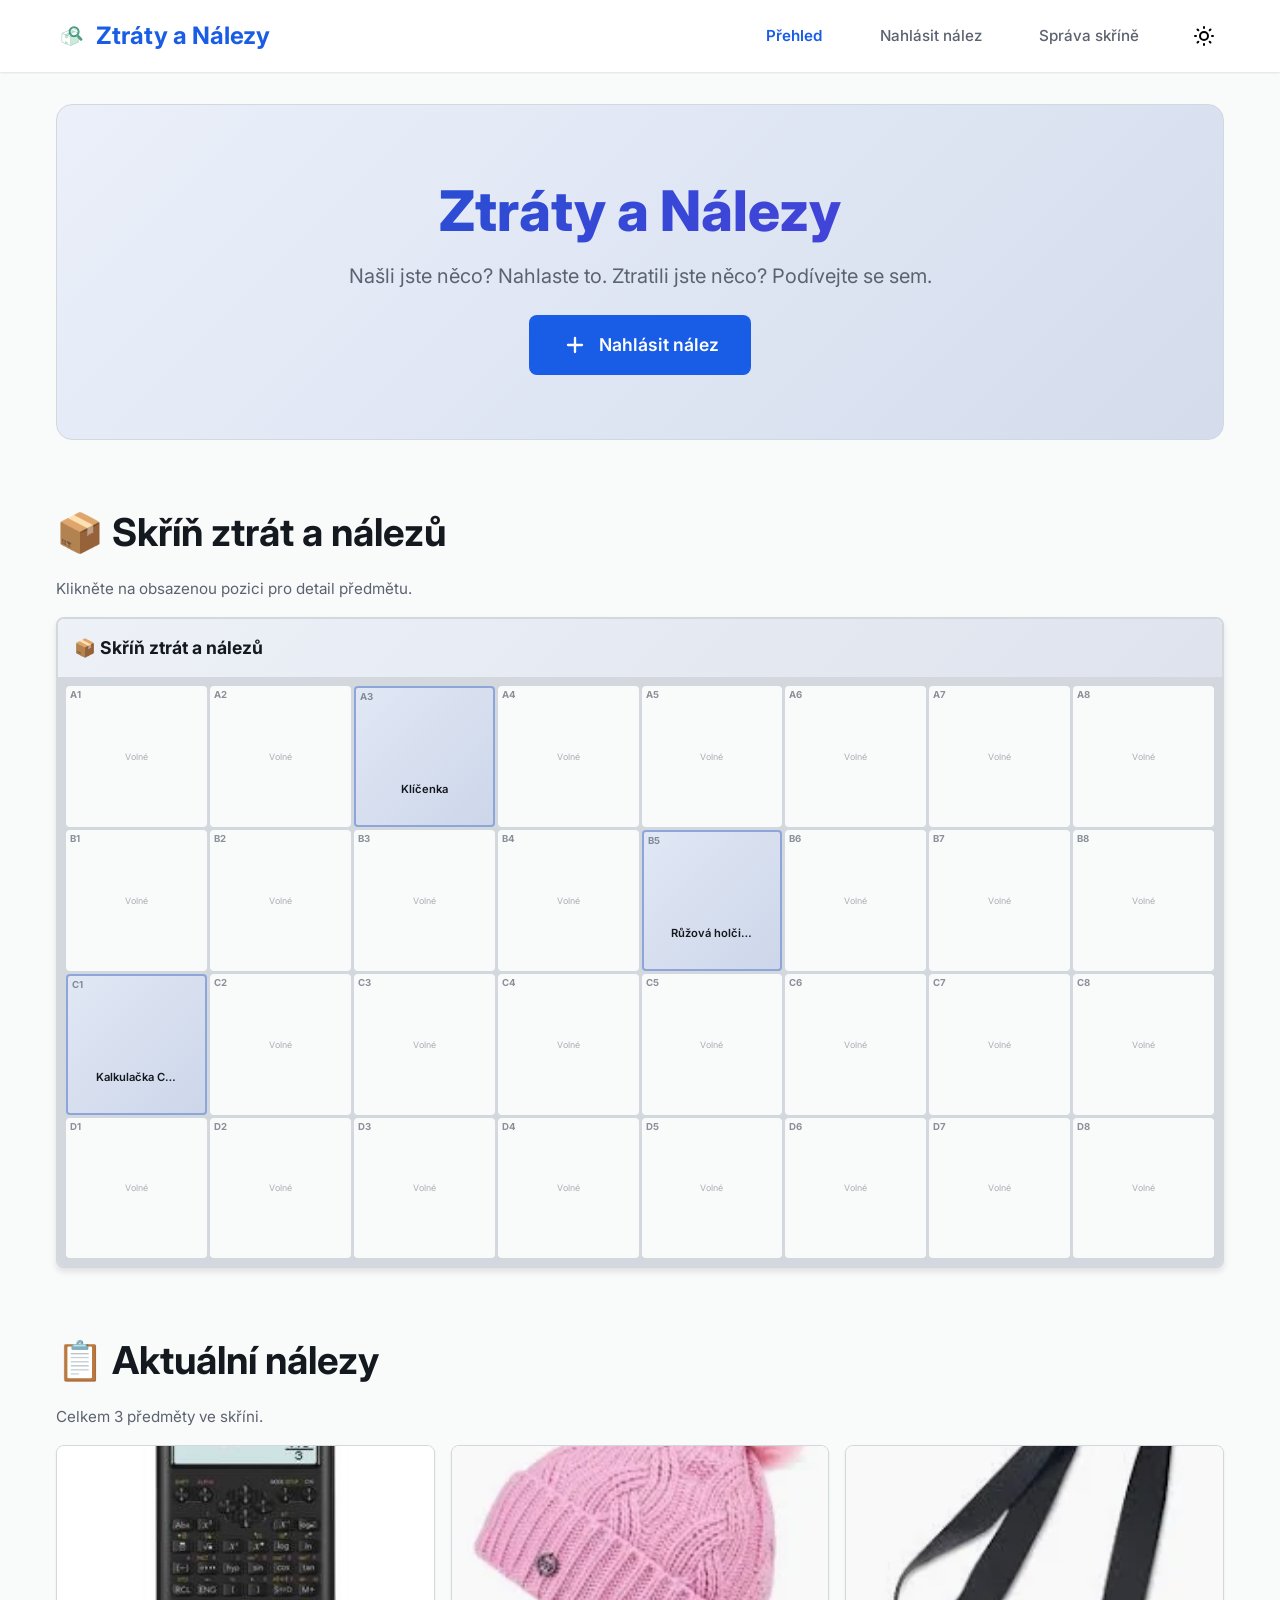
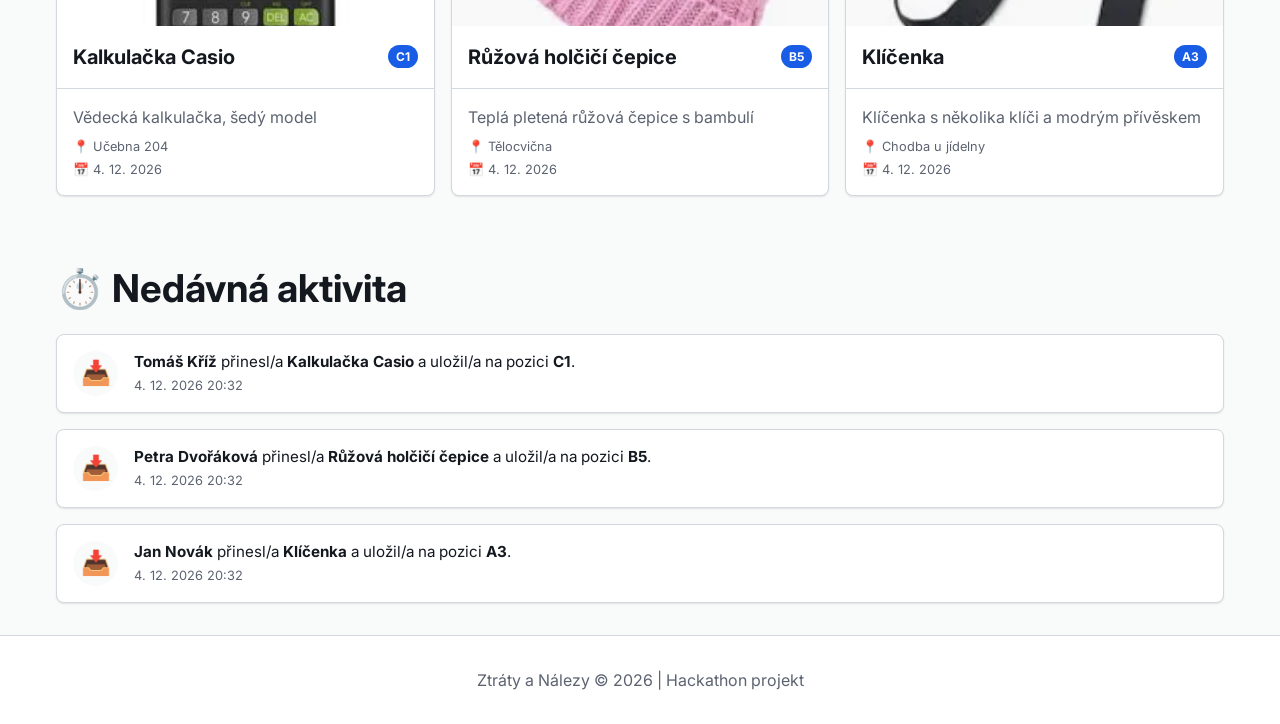
<file: index.html>
<!DOCTYPE html>
<html lang="cs" data-theme="light">

<head>
    <meta charset="UTF-8">
    <meta name="viewport" content="width=device-width, initial-scale=1.0">
    <meta name="description" content="Ztráty a nálezy – školní aplikace pro správu nalezených předmětů">
    <meta name="theme-color" content="#ffffff">
    <title>Přehled - Ztráty a Nálezy</title>
    <link rel="preconnect" href="https://fonts.googleapis.com">
    <link rel="preconnect" href="https://fonts.gstatic.com" crossorigin>
    <link href="https://fonts.googleapis.com/css2?family=Inter:wght@400;500;600;700;800&display=swap" rel="stylesheet">
    <link rel="stylesheet" href="stylesheets/common.css">
    <link rel="stylesheet" href="stylesheets/cabinet.css">
    <link rel="stylesheet" href="stylesheets/views.css">
    <link rel="icon" type="image/png" href="assets/logo.png?v=2">
</head>

<body>
    <nav class="navbar">
        <div class="navbar__container">
            <a href="index.html" class="navbar__brand">
                <img src="assets/logo.png" alt="Logo" class="navbar__logo">
                Ztráty a Nálezy
            </a>
            <ul class="navbar__menu" id="nav-menu">
                <li class="navbar__item">
                    <a href="index.html" class="navbar__link navbar__link--active">Přehled</a>
                </li>
                <li class="navbar__item">
                    <a href="add.html" class="navbar__link">Nahlásit nález</a>
                </li>
                <li class="navbar__item">
                    <a href="admin.html" class="navbar__link">Správa skříně</a>
                </li>
                <li class="navbar__item">
                    <button class="navbar__theme-toggle" id="theme-toggle" aria-label="Přepnout motiv">
                        <img src="assets/dark-mode.svg" alt="" class="navbar__theme-icon">
                    </button>
                </li>
            </ul>
            <button class="navbar__hamburger" id="hamburger-toggle" aria-label="Otevřít menu">
                <span></span>
                <span></span>
                <span></span>
            </button>
        </div>
    </nav>

    <main class="main-content">
        <section class="section hero-section">
            <div class="hero">
                <h1 class="hero__title">Ztráty a Nálezy</h1>
                <p class="hero__subtitle">Našli jste něco? Nahlaste to. Ztratili jste něco? Podívejte se sem.</p>
                <div class="hero__actions">
                    <a href="add.html" class="button button--primary button--large">
                        <img src="./assets/plus.svg" alt="+" class="button__icon"> Nahlásit nález
                    </a>
                </div>
            </div>
        </section>

        <section class="section">
            <h2 class="section__title">📦 Skříň ztrát a nálezů</h2>
            <p class="section__description">Klikněte na obsazenou pozici pro detail předmětu.</p>
            <div id="cabinet-container">
                <!-- Skříň bude generována přes JavaScript -->
            </div>
        </section>

        <section class="section">
            <h2 class="section__title">📋 Aktuální nálezy</h2>
            <p class="section__description" id="items-count-container">Načítání...</p>
            <div id="items-cards-container">
                <!-- Nálezy zde budou doplněny z JS -->
            </div>
        </section>

        <section class="section">
            <h2 class="section__title">⏱️ Nedávná aktivita</h2>
            <div class="activity-log" id="activity-log-container">
                <!-- Aktivita se načte pomocí JS -->
            </div>
        </section>
    </main>

    <footer class="footer">
        <div class="footer__content">
            <p class="footer__text">Ztráty a Nálezy &copy; 2026 | Hackathon projekt</p>
        </div>
    </footer>

    <script src="scripts/data-service.js"></script>
    <script src="scripts/cabinet.js"></script>
    <script src="scripts/dark-mode.js"></script>
    <script src="scripts/main.js"></script>
    <script src="scripts/page-index.js"></script>
</body>

</html>
</file>
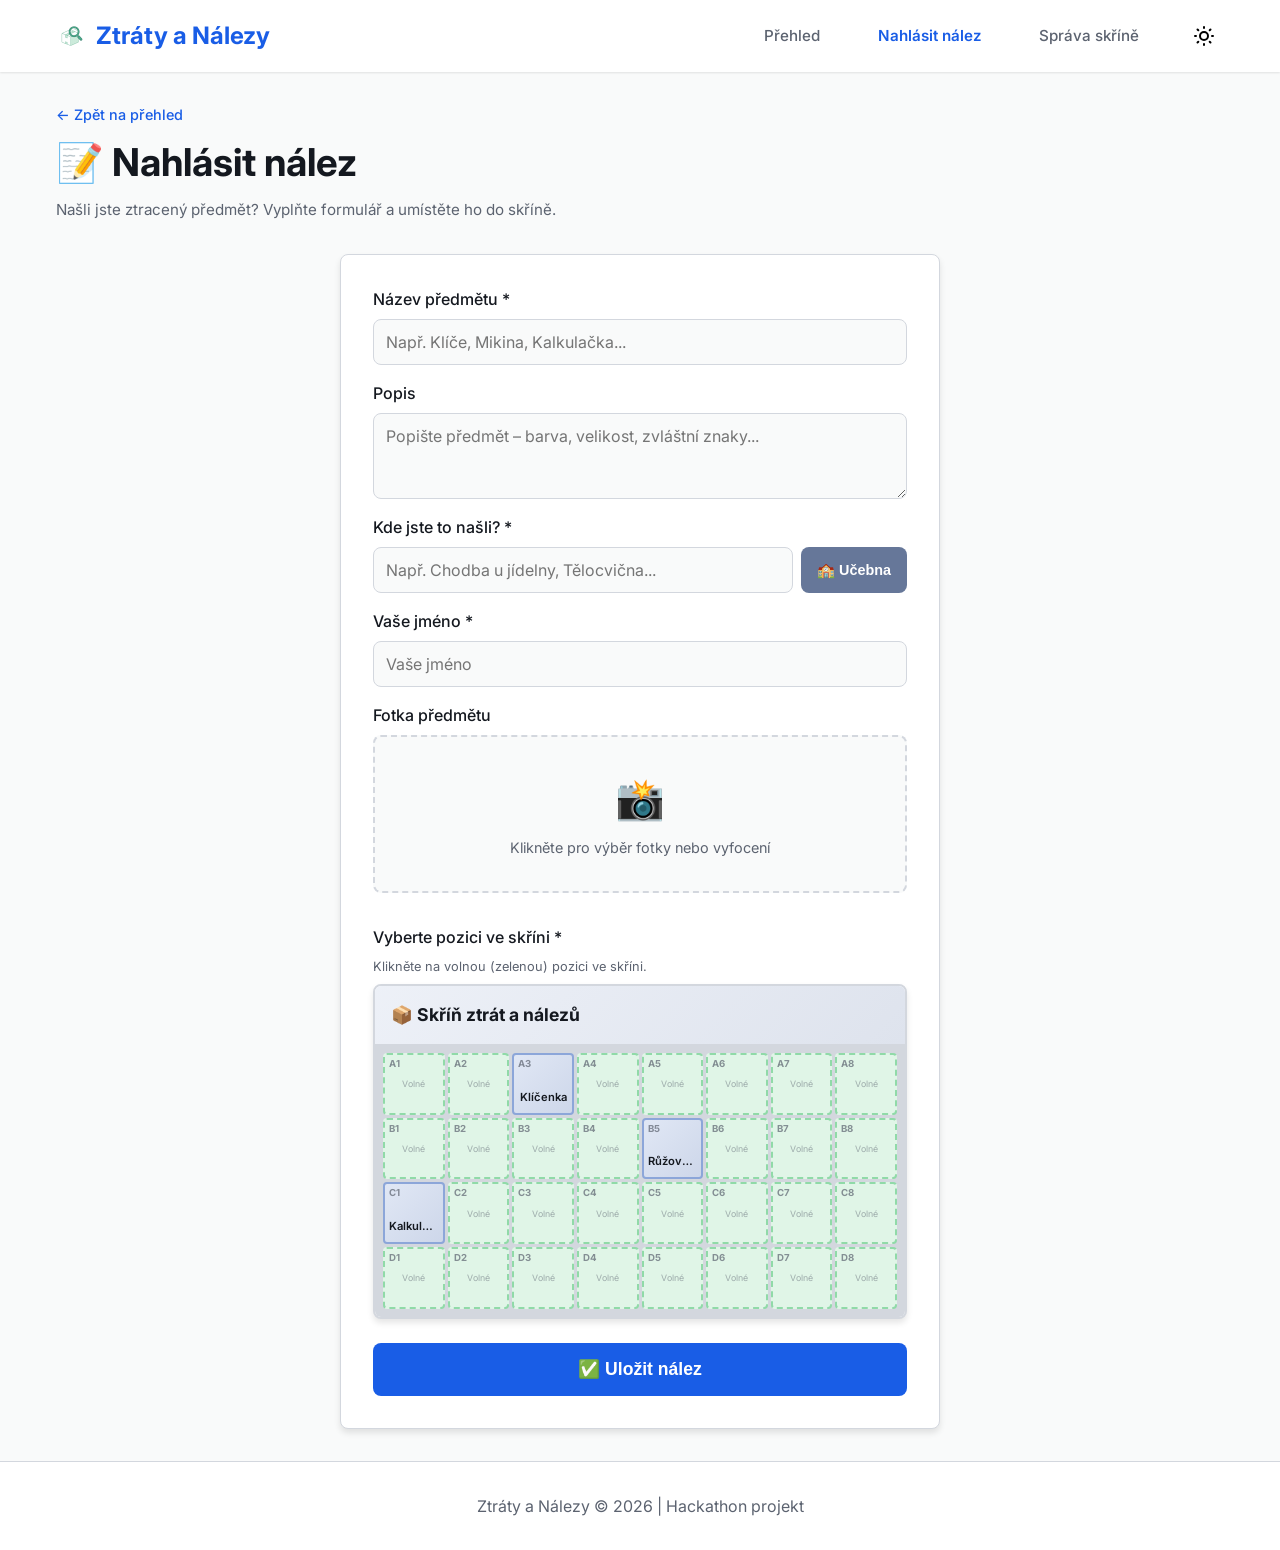
<file: add.html>
<!DOCTYPE html>
<html lang="cs" data-theme="light">

<head>
    <meta charset="UTF-8">
    <meta name="viewport" content="width=device-width, initial-scale=1.0">
    <meta name="description" content="Ztráty a nálezy – školní aplikace pro správu nalezených předmětů">
    <meta name="theme-color" content="#ffffff">
    <title>Nahlásit - Ztráty a Nálezy</title>
    <link rel="preconnect" href="https://fonts.googleapis.com">
    <link rel="preconnect" href="https://fonts.gstatic.com" crossorigin>
    <link href="https://fonts.googleapis.com/css2?family=Inter:wght@400;500;600;700;800&display=swap" rel="stylesheet">
    <link rel="stylesheet" href="stylesheets/common.css">
    <link rel="stylesheet" href="stylesheets/cabinet.css">
    <link rel="stylesheet" href="stylesheets/views.css">
    <link rel="icon" type="image/png" href="assets/logo.png?v=2">
</head>

<body>
    <nav class="navbar">
        <div class="navbar__container">
            <a href="index.html" class="navbar__brand">
                <img src="assets/logo.png" alt="Logo" class="navbar__logo">
                Ztráty a Nálezy
            </a>
            <ul class="navbar__menu" id="nav-menu">
                <li class="navbar__item">
                    <a href="index.html" class="navbar__link">Přehled</a>
                </li>
                <li class="navbar__item">
                    <a href="add.html" class="navbar__link navbar__link--active">Nahlásit nález</a>
                </li>
                <li class="navbar__item">
                    <a href="admin.html" class="navbar__link">Správa skříně</a>
                </li>
                <li class="navbar__item">
                    <button class="navbar__theme-toggle" id="theme-toggle" aria-label="Přepnout motiv">
                        <img src="assets/dark-mode.svg" alt="" class="navbar__theme-icon">
                    </button>
                </li>
            </ul>
            <button class="navbar__hamburger" id="hamburger-toggle" aria-label="Otevřít menu">
                <span></span>
                <span></span>
                <span></span>
            </button>
        </div>
    </nav>

    <main class="main-content">
        <div id="add-form-container">
            <section class="section">
                <div class="page-header">
                    <a href="index.html" class="back-link">← Zpět na přehled</a>
                    <h1 class="section__title">📝 Nahlásit nález</h1>
                    <p class="section__description">Našli jste ztracený předmět? Vyplňte formulář a umístěte ho do
                        skříně.</p>
                </div>

                <form class="form" id="add-item-form">
                    <div class="form__group">
                        <label class="form__label" for="item-name">Název předmětu *</label>
                        <input class="form__input" type="text" id="item-name" name="name"
                            placeholder="Např. Klíče, Mikina, Kalkulačka..." required>
                    </div>

                    <div class="form__group">
                        <label class="form__label" for="item-description">Popis</label>
                        <textarea class="form__input form__textarea" id="item-description" name="description"
                            placeholder="Popište předmět – barva, velikost, zvláštní znaky..." rows="3"></textarea>
                    </div>

                    <div class="form__group">
                        <label class="form__label" for="item-location">Kde jste to našli? *</label>
                        <div style="display: flex; gap: var(--spacing-small);">
                            <input class="form__input" type="text" id="item-location" name="foundLocation"
                                placeholder="Např. Chodba u jídelny, Tělocvična..." required style="flex: 1;">
                            <button type="button" class="button button--secondary" id="select-classroom-btn"
                                style="white-space: nowrap; font-size: 0.9rem; padding: 0.5rem 1rem;">
                                🏫 Učebna
                            </button>
                        </div>
                    </div>

                    <div class="form__group">
                        <label class="form__label" for="item-finder">Vaše jméno *</label>
                        <input class="form__input" type="text" id="item-finder" name="foundBy" placeholder="Vaše jméno"
                            required>
                    </div>

                    <div class="form__group">
                        <label class="form__label" for="item-photo">Fotka předmětu</label>
                        <div class="photo-upload" id="photo-upload-area">
                            <input type="file" id="item-photo" name="photo" accept="image/*" capture="environment"
                                class="photo-upload__input">
                            <label for="item-photo" class="photo-upload__label">
                                <span class="photo-upload__icon">📸</span>
                                <span class="photo-upload__text">Klikněte pro výběr fotky nebo vyfocení</span>
                            </label>
                            <div class="photo-preview" id="photo-preview"></div>
                        </div>
                    </div>

                    <div class="form__group">
                        <label class="form__label">Vyberte pozici ve skříni *</label>
                        <p class="form__hint">Klikněte na volnou (zelenou) pozici ve skříni.</p>
                        <input type="hidden" id="cabinet-position-input" name="cabinetPosition" required>
                        <span class="selected-position" id="selected-position-label"></span>
                        <div id="cabinet-container">
                            <!-- Vykreslí JavaScript -->
                        </div>
                    </div>

                    <div class="form__actions">
                        <button class="button button--primary button--large" type="submit" id="submit-btn"
                            style="width: 100%;">
                            ✅ Uložit nález
                        </button>
                    </div>
                </form>

                <!-- Classroom Select Modal -->
                <div class="modal" id="classroom-modal">
                    <div class="modal__overlay" id="classroom-modal-overlay"></div>
                    <div class="modal__content">
                        <div class="modal__header">
                            <h2 class="modal__title" style="font-size: 1.2rem;">Vybrat učebnu</h2>
                            <button type="button" class="modal__close" id="classroom-modal-close">✕</button>
                        </div>
                        <div class="modal__body">
                            <input type="text" class="form__input" id="classroom-search"
                                placeholder="Hledejte učebnu (např. 304)..." autocomplete="off"
                                style="margin-bottom: var(--spacing-medium);">
                            <div class="classroom-grid" id="classroom-grid">
                                <!-- Vykreslí JS -->
                            </div>
                        </div>
                    </div>
                </div>

            </section>
        </div>

        <div id="success-container" style="display: none;">
            <!-- Úspěšná hláška po přidání -->
        </div>
    </main>

    <footer class="footer">
        <div class="footer__content">
            <p class="footer__text">Ztráty a Nálezy &copy; 2026 | Hackathon projekt</p>
        </div>
    </footer>

    <script src="scripts/data-service.js"></script>
    <script src="scripts/storage.js"></script>
    <script src="scripts/cabinet.js"></script>
    <script src="scripts/dark-mode.js"></script>
    <script src="scripts/main.js"></script>
    <script src="scripts/page-add.js"></script>
</body>

</html>
</file>
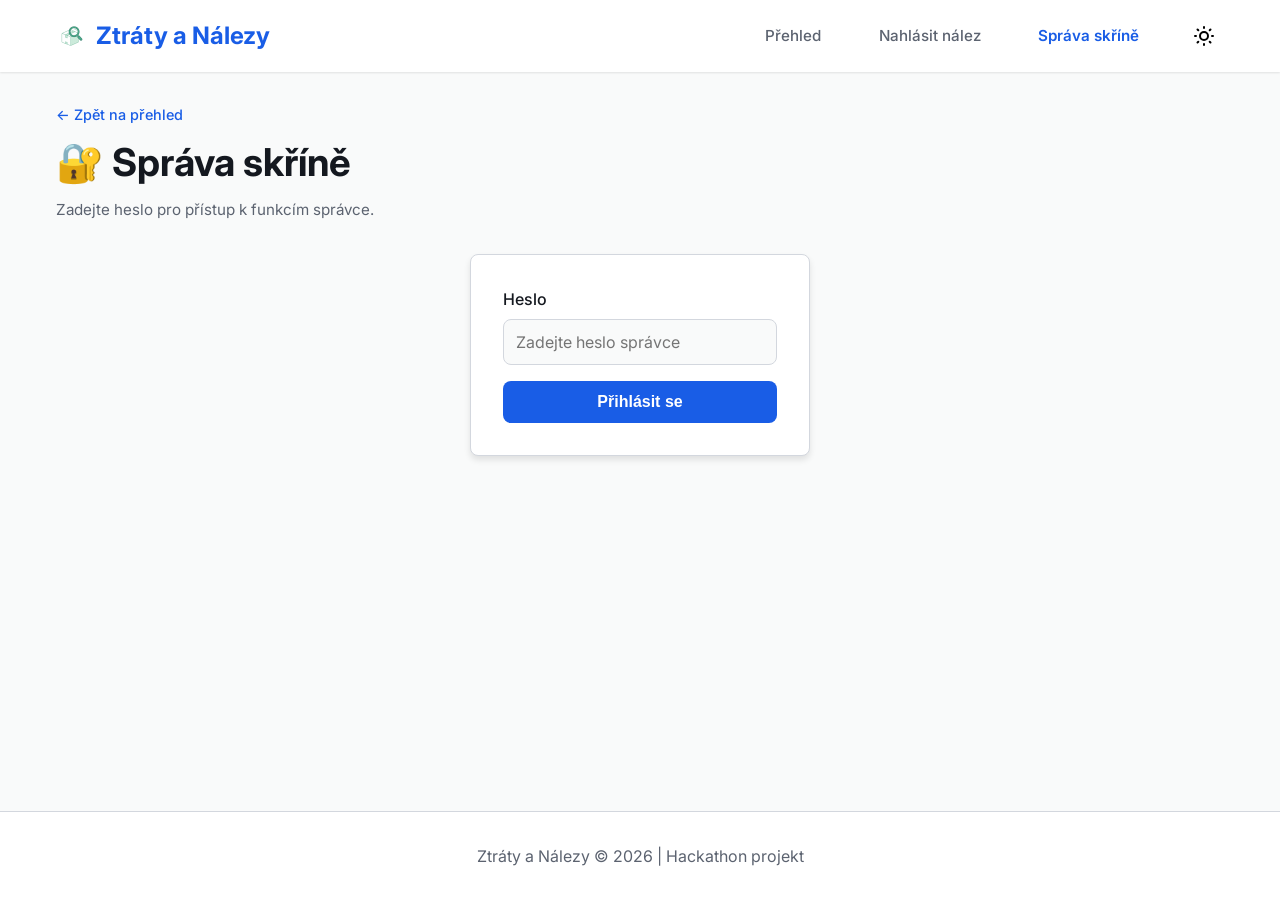
<file: admin.html>
<!DOCTYPE html>
<html lang="cs" data-theme="light">

<head>
    <meta charset="UTF-8">
    <meta name="viewport" content="width=device-width, initial-scale=1.0">
    <meta name="description" content="Ztráty a nálezy – školní aplikace pro správu nalezených předmětů">
    <meta name="theme-color" content="#ffffff">
    <title>Správa skříně - Ztráty a Nálezy</title>
    <link rel="preconnect" href="https://fonts.googleapis.com">
    <link rel="preconnect" href="https://fonts.gstatic.com" crossorigin>
    <link href="https://fonts.googleapis.com/css2?family=Inter:wght@400;500;600;700;800&display=swap" rel="stylesheet">
    <link rel="stylesheet" href="stylesheets/common.css">
    <link rel="stylesheet" href="stylesheets/cabinet.css">
    <link rel="stylesheet" href="stylesheets/views.css">
    <link rel="icon" type="image/png" href="assets/logo.png?v=2">
</head>

<body>
    <nav class="navbar">
        <div class="navbar__container">
            <a href="index.html" class="navbar__brand">
                <img src="assets/logo.png" alt="Logo" class="navbar__logo">
                Ztráty a Nálezy
            </a>
            <ul class="navbar__menu" id="nav-menu">
                <li class="navbar__item">
                    <a href="index.html" class="navbar__link">Přehled</a>
                </li>
                <li class="navbar__item">
                    <a href="add.html" class="navbar__link">Nahlásit nález</a>
                </li>
                <li class="navbar__item">
                    <a href="admin.html" class="navbar__link navbar__link--active">Správa skříně</a>
                </li>
                <li class="navbar__item">
                    <button class="navbar__theme-toggle" id="theme-toggle" aria-label="Přepnout motiv">
                        <img src="assets/dark-mode.svg" alt="" class="navbar__theme-icon">
                    </button>
                </li>
            </ul>
            <button class="navbar__hamburger" id="hamburger-toggle" aria-label="Otevřít menu">
                <span></span>
                <span></span>
                <span></span>
            </button>
        </div>
    </nav>

    <main class="main-content" id="app-root">
        <!-- Vykreslování přes JS: login / dashboard -->
    </main>

    <footer class="footer">
        <div class="footer__content">
            <p class="footer__text">Ztráty a Nálezy &copy; 2026 | Hackathon projekt</p>
        </div>
    </footer>

    <script src="scripts/data-service.js"></script>
    <script src="scripts/cabinet.js"></script>
    <script src="scripts/dark-mode.js"></script>
    <script src="scripts/main.js"></script>
    <script src="scripts/page-admin.js"></script>
</body>

</html>
</file>
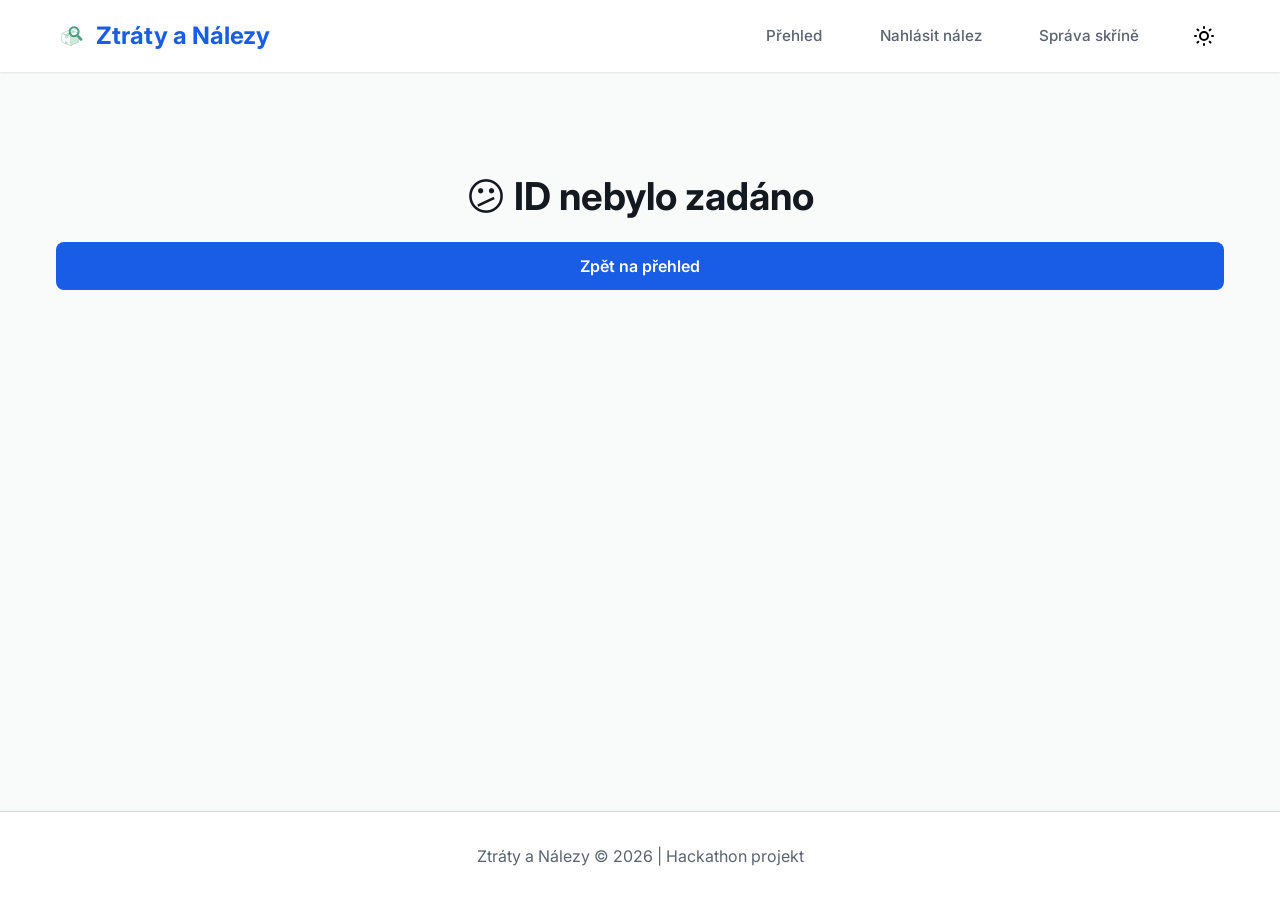
<file: detail.html>
<!DOCTYPE html>
<html lang="cs" data-theme="light">

<head>
    <meta charset="UTF-8">
    <meta name="viewport" content="width=device-width, initial-scale=1.0">
    <meta name="description" content="Ztráty a nálezy – školní aplikace pro správu nalezených předmětů">
    <meta name="theme-color" content="#ffffff">
    <title>Detail - Ztráty a Nálezy</title>
    <link rel="preconnect" href="https://fonts.googleapis.com">
    <link rel="preconnect" href="https://fonts.gstatic.com" crossorigin>
    <link href="https://fonts.googleapis.com/css2?family=Inter:wght@400;500;600;700;800&display=swap" rel="stylesheet">
    <link rel="stylesheet" href="stylesheets/common.css">
    <link rel="stylesheet" href="stylesheets/cabinet.css">
    <link rel="stylesheet" href="stylesheets/views.css">
    <link rel="icon" type="image/png" href="assets/logo.png?v=2">
</head>

<body>
    <nav class="navbar">
        <div class="navbar__container">
            <a href="index.html" class="navbar__brand">
                <img src="assets/logo.png" alt="Logo" class="navbar__logo">
                Ztráty a Nálezy
            </a>
            <ul class="navbar__menu" id="nav-menu">
                <li class="navbar__item">
                    <a href="index.html" class="navbar__link">Přehled</a>
                </li>
                <li class="navbar__item">
                    <a href="add.html" class="navbar__link">Nahlásit nález</a>
                </li>
                <li class="navbar__item">
                    <a href="admin.html" class="navbar__link">Správa skříně</a>
                </li>
                <li class="navbar__item">
                    <button class="navbar__theme-toggle" id="theme-toggle" aria-label="Přepnout motiv">
                        <img src="assets/dark-mode.svg" alt="" class="navbar__theme-icon">
                    </button>
                </li>
            </ul>
            <button class="navbar__hamburger" id="hamburger-toggle" aria-label="Otevřít menu">
                <span></span>
                <span></span>
                <span></span>
            </button>
        </div>
    </nav>

    <main class="main-content" id="app-root">
        <!-- Dynamicky vyplněno -->
    </main>

    <footer class="footer">
        <div class="footer__content">
            <p class="footer__text">Ztráty a Nálezy &copy; 2026 | Hackathon projekt</p>
        </div>
    </footer>

    <script src="scripts/data-service.js"></script>
    <script src="scripts/cabinet.js"></script>
    <script src="scripts/dark-mode.js"></script>
    <script src="scripts/main.js"></script>
    <script src="scripts/page-detail.js"></script>
</body>

</html>
</file>
<file: stylesheets/common.css>
:root {
    --hue: 220;

    --color-primary-hue: var(--hue);
    --color-primary-saturation: 80%;
    --color-primary-lightness: 50%;

    --color-primary: hsl(var(--color-primary-hue), var(--color-primary-saturation), var(--color-primary-lightness));
    --color-primary-hover: hsl(var(--color-primary-hue), var(--color-primary-saturation), 60%);

    --color-secondary: hsl(var(--hue), 20%, 50%);
    --color-secondary-hover: hsl(var(--hue), 20%, 60%);

    --color-danger: hsl(0, 80%, 50%);
    --color-danger-hover: hsl(0, 80%, 60%);

    --background-color-body: hsl(var(--hue), 10%, 98%);
    --background-color-surface: hsl(var(--hue), 10%, 100%);

    --text-color-main: hsl(var(--hue), 20%, 10%);
    --text-color-muted: hsl(var(--hue), 10%, 40%);

    --border-color-main: hsl(var(--hue), 15%, 85%);
    --border-radius-standard: 0.5rem;

    --shadow-small: 0 1px 2px hsla(var(--hue), 50%, 0%, 0.1);
    --shadow-medium: 0 4px 6px hsla(var(--hue), 50%, 0%, 0.1);

    --transition-duration: 0.2s;

    --spacing-small: 0.5rem;
    --spacing-medium: 1rem;
    --spacing-large: 2rem;

    --container-maximum-width: 1200px;
}

[data-theme="dark"] {
    --background-color-body: hsl(var(--hue), 10%, 10%);
    --background-color-surface: hsl(var(--hue), 10%, 15%);

    --text-color-main: hsl(var(--hue), 10%, 95%);
    --text-color-muted: hsl(var(--hue), 10%, 70%);

    --border-color-main: hsl(var(--hue), 15%, 25%);

    --shadow-small: 0 1px 2px hsla(0, 0%, 0%, 0.5);
    --shadow-medium: 0 4px 6px hsla(0, 0%, 0%, 0.5);
}

* {
    box-sizing: border-box;
    margin: 0;
    padding: 0;
}

body {
    background-color: var(--background-color-body);
    color: var(--text-color-main);
    font-family: 'Inter', system-ui, sans-serif;
    transition: background-color var(--transition-duration), color var(--transition-duration);
    line-height: 1.5;
    display: flex;
    flex-direction: column;
    min-height: 100vh;
}

img {
    max-width: 100%;
    height: auto;
    display: block;
}

.main-content {
    flex: 1;
    width: 100%;
    max-width: var(--container-maximum-width);
    margin: 0 auto;
    padding: var(--spacing-large) var(--spacing-medium);
    display: flex;
    flex-direction: column;
    gap: clamp(2rem, 5vw, 4rem);
}

.section {
    display: flex;
    flex-direction: column;
    gap: var(--spacing-medium);
}

.section__title {
    font-size: clamp(1.5rem, 3vw, 2.5rem);
    color: var(--text-color-main);
}

.navbar {
    background-color: var(--background-color-surface);
    box-shadow: var(--shadow-small);
    position: sticky;
    top: 0;
    z-index: 100;
}

.navbar__container {
    max-width: var(--container-maximum-width);
    margin: 0 auto;
    padding: var(--spacing-medium);
    display: flex;
    justify-content: space-between;
    align-items: center;
}

.navbar__brand {
    font-size: 1.5rem;
    font-weight: 700;
    text-decoration: none;
    color: var(--color-primary);
    display: flex;
    align-items: center;
    gap: 0.5rem;
}

.navbar__logo {
    width: 2rem;
    height: 2rem;
    object-fit: contain;
}

.navbar__menu {
    display: flex;
    list-style: none;
    align-items: center;
    gap: var(--spacing-large);
}

.navbar__item {
    display: flex;
}

.navbar__theme-toggle {
    background-color: transparent;
    border: none;
    cursor: pointer;
    padding: var(--spacing-small);
    border-radius: var(--border-radius-standard);
    transition: background-color var(--transition-duration);
    display: flex;
    align-items: center;
    justify-content: center;
}

.navbar__theme-toggle:hover {
    background-color: var(--border-color-main);
}

.navbar__theme-icon {
    width: 24px;
    height: 24px;
}

.button-group {
    display: flex;
    flex-wrap: wrap;
    gap: var(--spacing-medium);
}

.button {
    padding: 0.75rem 1.5rem;
    border: none;
    border-radius: var(--border-radius-standard);
    font-size: 1rem;
    font-weight: 600;
    cursor: pointer;
    transition: background-color var(--transition-duration), transform var(--transition-duration);
    color: hsl(0, 0%, 100%);
    text-decoration: none;
    display: inline-flex;
    align-items: center;
    justify-content: center;
    text-align: center;
    gap: 0.6rem;
}

.button:active {
    transform: scale(0.98);
}

.button img,
.button__icon {
    width: 1.4em;
    height: 1.4em;
    flex-shrink: 0;
    filter: brightness(0) invert(1);
}

.button--large img,
.button--large .button__icon {
    width: 1.6em;
    height: 1.6em;
}

.button--primary {
    background-color: var(--color-primary);
}

.button--primary:hover {
    background-color: var(--color-primary-hover);
}

.button--secondary {
    background-color: var(--color-secondary);
}

.button--secondary:hover {
    background-color: var(--color-secondary-hover);
}

.button--danger {
    background-color: var(--color-danger);
}

.button--danger:hover {
    background-color: var(--color-danger-hover);
}

.cards {
    display: grid;
    grid-template-columns: repeat(auto-fit, minmax(min(100%, 300px), 1fr));
    gap: var(--spacing-medium);
}

.card {
    background-color: var(--background-color-surface);
    border-radius: var(--border-radius-standard);
    box-shadow: var(--shadow-small);
    overflow: hidden;
    transition: transform var(--transition-duration), box-shadow var(--transition-duration);
    border: 1px solid var(--border-color-main);
    display: flex;
    flex-direction: column;
}

.card:hover {
    transform: translateY(-4px);
    box-shadow: var(--shadow-medium);
}

.card__header {
    padding: var(--spacing-medium);
    border-bottom: 1px solid var(--border-color-main);
}

.card__title {
    font-size: 1.25rem;
    color: var(--text-color-main);
}

.card__body {
    padding: var(--spacing-medium);
}

.card__description {
    color: var(--text-color-muted);
}

.form {
    background-color: var(--background-color-surface);
    padding: var(--spacing-large);
    border-radius: var(--border-radius-standard);
    box-shadow: var(--shadow-medium);
    border: 1px solid var(--border-color-main);
    display: flex;
    flex-direction: column;
    gap: var(--spacing-medium);
    max-width: 600px;
    margin: 0 auto;
}

.form__group {
    display: flex;
    flex-direction: column;
    gap: var(--spacing-small);
}

.form__label {
    font-weight: 500;
    color: var(--text-color-main);
}

.form__input,
.form__select {
    width: 100%;
    padding: 0.75rem;
    border: 1px solid var(--border-color-main);
    border-radius: var(--border-radius-standard);
    background-color: var(--background-color-body);
    color: var(--text-color-main);
    font-size: 1rem;
    font-family: inherit;
    transition: border-color var(--transition-duration), box-shadow var(--transition-duration);
}

.form__input:focus,
.form__select:focus {
    outline: none;
    border-color: var(--color-primary);
    box-shadow: 0 0 0 3px hsla(var(--hue), 80%, 50%, 0.2);
}

.footer {
    background-color: var(--background-color-surface);
    border-top: 1px solid var(--border-color-main);
    padding: var(--spacing-large) var(--spacing-medium);
    margin-top: auto;
}

.footer__content {
    max-width: var(--container-maximum-width);
    margin: 0 auto;
    text-align: center;
}

.footer__text {
    color: var(--text-color-muted);
}

/* ---- Hamburger menu ---- */
.navbar__hamburger {
    display: none;
    flex-direction: column;
    gap: 5px;
    padding: 0.5rem;
    background: none;
    border: none;
    cursor: pointer;
}

.navbar__hamburger span {
    display: block;
    width: 24px;
    height: 2px;
    background-color: var(--text-color-main);
    transition: all 0.3s ease;
    border-radius: 2px;
}

.navbar__hamburger--active span:nth-child(1) {
    transform: rotate(45deg) translate(5px, 5px);
}

.navbar__hamburger--active span:nth-child(2) {
    opacity: 0;
}

.navbar__hamburger--active span:nth-child(3) {
    transform: rotate(-45deg) translate(5px, -5px);
}

@media (max-width: 768px) {
    .navbar__hamburger {
        display: flex;
    }

    .navbar__menu {
        display: none;
        position: absolute;
        top: 100%;
        left: 0;
        right: 0;
        flex-direction: column;
        background-color: var(--background-color-surface);
        box-shadow: var(--shadow-medium);
        padding: var(--spacing-medium);
        gap: var(--spacing-small);
        border-top: 1px solid var(--border-color-main);
    }

    .navbar__menu--open {
        display: flex;
    }

    .navbar__container {
        position: relative;
    }
}

/* ---- Nav links ---- */
.navbar__link {
    color: var(--text-color-muted);
    text-decoration: none;
    font-weight: 500;
    font-size: 0.95rem;
    padding: 0.4rem 0.8rem;
    border-radius: var(--border-radius-standard);
    transition: all var(--transition-duration);
}

.navbar__link:hover {
    color: var(--text-color-main);
    background-color: var(--border-color-main);
}

.navbar__link--active {
    color: var(--color-primary);
    font-weight: 600;
}
</file>
<file: stylesheets/cabinet.css>
/* =============================================================================
   Cabinet – vizualizace skříně
   ============================================================================= */

.cabinet {
    background-color: var(--background-color-surface);
    border: 2px solid var(--border-color-main);
    border-radius: var(--border-radius-standard);
    overflow: hidden;
    box-shadow: var(--shadow-medium);
}

.cabinet__header {
    padding: var(--spacing-medium);
    border-bottom: 1px solid var(--border-color-main);
    background: linear-gradient(135deg,
            hsl(var(--hue), 40%, 95%),
            hsl(var(--hue), 30%, 90%));
}

[data-theme="dark"] .cabinet__header {
    background: linear-gradient(135deg,
            hsl(var(--hue), 20%, 18%),
            hsl(var(--hue), 15%, 14%));
}

.cabinet__title {
    font-size: 1.1rem;
    font-weight: 700;
    color: var(--text-color-main);
}

.cabinet__grid {
    display: grid;
    grid-template-columns: repeat(8, 1fr);
    gap: 3px;
    padding: var(--spacing-small);
    background-color: var(--border-color-main);
}

.cabinet__cell {
    aspect-ratio: 1;
    background-color: var(--background-color-body);
    border-radius: 4px;
    display: flex;
    flex-direction: column;
    align-items: center;
    justify-content: center;
    padding: 4px;
    position: relative;
    transition: all var(--transition-duration) ease;
    cursor: default;
    overflow: hidden;
    min-height: 60px;
}

.cabinet__cell-label {
    font-size: 0.6rem;
    font-weight: 700;
    color: var(--text-color-muted);
    position: absolute;
    top: 2px;
    left: 4px;
    opacity: 0.7;
    z-index: 2;
}

.cabinet__cell-empty {
    font-size: 0.55rem;
    color: var(--text-color-muted);
    opacity: 0.5;
}

.cabinet__cell--occupied {
    background: linear-gradient(135deg,
            hsl(var(--hue), 50%, 92%),
            hsl(var(--hue), 40%, 86%));
    cursor: pointer;
    border: 2px solid hsl(var(--hue), 50%, 70%);
}

[data-theme="dark"] .cabinet__cell--occupied {
    background: linear-gradient(135deg,
            hsl(var(--hue), 30%, 22%),
            hsl(var(--hue), 25%, 18%));
    border-color: hsl(var(--hue), 40%, 40%);
}

.cabinet__cell--occupied:hover {
    transform: scale(1.05);
    box-shadow: 0 4px 12px hsla(var(--hue), 60%, 50%, 0.3);
    z-index: 10;
}

.cabinet__cell-preview {
    width: 70%;
    height: 50%;
    border-radius: 3px;
    overflow: hidden;
    display: flex;
    align-items: center;
    justify-content: center;
}

.cabinet__cell-img {
    width: 100%;
    height: 100%;
    object-fit: cover;
    border-radius: 3px;
}

.cabinet__cell-name {
    font-size: 0.7rem;
    font-weight: 600;
    color: var(--text-color-main);
    text-align: center;
    line-height: 1.2;
    margin-top: 2px;
    max-width: 100%;
    overflow: hidden;
    text-overflow: ellipsis;
    white-space: nowrap;
}

.cabinet__cell--selectable {
    cursor: pointer;
    background-color: hsla(140, 50%, 92%, 1);
    border: 2px dashed hsla(140, 50%, 50%, 0.5);
}

[data-theme="dark"] .cabinet__cell--selectable {
    background-color: hsla(140, 30%, 15%, 1);
    border-color: hsla(140, 40%, 35%, 0.5);
}

.cabinet__cell--selectable:hover {
    background-color: hsla(140, 60%, 85%, 1);
    border-color: hsla(140, 60%, 45%, 0.8);
    transform: scale(1.05);
}

[data-theme="dark"] .cabinet__cell--selectable:hover {
    background-color: hsla(140, 30%, 22%, 1);
    border-color: hsla(140, 50%, 40%, 0.8);
}

.cabinet__cell--selected {
    background-color: hsl(140, 60%, 75%) !important;
    border: 2px solid hsl(140, 70%, 40%) !important;
    box-shadow: 0 0 0 3px hsla(140, 70%, 50%, 0.3);
}

[data-theme="dark"] .cabinet__cell--selected {
    background-color: hsl(140, 40%, 25%) !important;
    border-color: hsl(140, 50%, 45%) !important;
}

.selected-position {
    display: none;
    padding: 0.5rem 1rem;
    background: hsl(140, 50%, 92%);
    border: 1px solid hsl(140, 40%, 70%);
    border-radius: var(--border-radius-standard);
    color: hsl(140, 60%, 25%);
    font-weight: 600;
    font-size: 0.9rem;
    margin-bottom: 0.5rem;
}

[data-theme="dark"] .selected-position {
    background: hsl(140, 30%, 15%);
    border-color: hsl(140, 30%, 35%);
    color: hsl(140, 40%, 70%);
}

.selected-position.visible {
    display: inline-block;
}

@media (max-width: 768px) {
    .cabinet__grid {
        grid-template-columns: repeat(8, 1fr);
        gap: 2px;
        padding: 3px;
    }

    .cabinet__cell {
        min-height: 40px;
        padding: 2px;
    }

    .cabinet__cell-label {
        font-size: 0.45rem;
    }

    .cabinet__cell-name {
        font-size: 0.6rem;
    }

    .cabinet__cell-empty {
        display: none;
    }
}

@media (max-width: 480px) {
    .cabinet__grid {
        grid-template-columns: repeat(4, 1fr);
    }
}
</file>
<file: stylesheets/views.css>
/* =============================================================================
   Views – styly pro jednotlivé pohledy a komponenty
   ============================================================================= */

.hero {
    text-align: center;
    padding: clamp(2rem, 6vw, 4rem) var(--spacing-medium);
    background: linear-gradient(135deg,
            hsl(var(--hue), 60%, 95%),
            hsl(var(--hue), 40%, 88%));
    border-radius: calc(var(--border-radius-standard) * 2);
    border: 1px solid var(--border-color-main);
}

[data-theme="dark"] .hero {
    background: linear-gradient(135deg,
            hsl(var(--hue), 25%, 16%),
            hsl(var(--hue), 20%, 12%));
}

.hero__title {
    font-size: clamp(2rem, 5vw, 3.5rem);
    font-weight: 800;
    background: linear-gradient(135deg,
            hsl(var(--hue), 80%, 45%),
            hsl(calc(var(--hue) + 30), 70%, 55%));
    -webkit-background-clip: text;
    -webkit-text-fill-color: transparent;
    background-clip: text;
    margin-bottom: 0.5rem;
}

.hero__subtitle {
    font-size: clamp(1rem, 2vw, 1.25rem);
    color: var(--text-color-muted);
    margin-bottom: 1.5rem;
}

.hero__actions {
    display: flex;
    justify-content: center;
    gap: var(--spacing-medium);
    flex-wrap: wrap;
}

.button--large {
    padding: 1rem 2rem;
    font-size: 1.1rem;
}

.button--small {
    padding: 0.4rem 0.8rem;
    font-size: 0.8rem;
}

/* ---- Section rozšíření ---- */
.section__description {
    color: var(--text-color-muted);
    font-size: 0.95rem;
}

/* ---- Page header ---- */
.page-header {
    display: flex;
    flex-direction: column;
    gap: var(--spacing-small);
    margin-bottom: var(--spacing-medium);
}

.back-link {
    color: var(--color-primary);
    text-decoration: none;
    font-weight: 500;
    font-size: 0.9rem;
    transition: opacity var(--transition-duration);
}

.back-link:hover {
    opacity: 0.8;
}

.card--clickable {
    cursor: pointer;
}

.card__image-container {
    width: 100%;
    height: 180px;
    overflow: hidden;
    background-color: var(--background-color-body);
}

.card__image {
    width: 100%;
    height: 100%;
    object-fit: cover;
    transition: transform 0.3s ease;
}

.card--clickable:hover .card__image {
    transform: scale(1.05);
}

.card__image-placeholder {
    width: 100%;
    height: 100%;
    display: flex;
    align-items: center;
    justify-content: center;
    font-size: 3rem;
    color: var(--text-color-muted);
    opacity: 0.3;
}

.card__header {
    display: flex;
    justify-content: space-between;
    align-items: center;
}

.card__badge {
    background: var(--color-primary);
    color: white;
    padding: 0.15rem 0.5rem;
    border-radius: 999px;
    font-size: 0.75rem;
    font-weight: 700;
}

.card__meta {
    display: flex;
    flex-direction: column;
    gap: 0.25rem;
    margin-top: 0.5rem;
}

.card__meta-item {
    font-size: 0.8rem;
    color: var(--text-color-muted);
}

.photo-upload {
    position: relative;
}

.photo-upload__input {
    position: absolute;
    opacity: 0;
    width: 0;
    height: 0;
}

.photo-upload__label {
    display: flex;
    flex-direction: column;
    align-items: center;
    justify-content: center;
    padding: 2rem;
    border: 2px dashed var(--border-color-main);
    border-radius: var(--border-radius-standard);
    cursor: pointer;
    transition: all var(--transition-duration);
    background: var(--background-color-body);
}

.photo-upload__label:hover {
    border-color: var(--color-primary);
    background: hsl(var(--hue), 40%, 96%);
}

[data-theme="dark"] .photo-upload__label:hover {
    background: hsl(var(--hue), 15%, 18%);
}

.photo-upload__icon {
    font-size: 2.5rem;
    margin-bottom: 0.5rem;
}

.photo-upload__text {
    color: var(--text-color-muted);
    font-size: 0.9rem;
}

.photo-preview {
    margin-top: var(--spacing-medium);
    display: flex;
    flex-direction: column;
    align-items: center;
    gap: var(--spacing-small);
}

.photo-preview__img {
    max-width: 300px;
    max-height: 300px;
    border-radius: var(--border-radius-standard);
    border: 1px solid var(--border-color-main);
    box-shadow: var(--shadow-small);
}

.photo-preview__loading {
    color: var(--text-color-muted);
    font-style: italic;
}

.photo-preview__error {
    color: var(--color-danger);
}

.detail {
    display: grid;
    grid-template-columns: 1fr 1fr;
    gap: var(--spacing-large);
    background: var(--background-color-surface);
    border-radius: calc(var(--border-radius-standard) * 2);
    border: 1px solid var(--border-color-main);
    overflow: hidden;
    box-shadow: var(--shadow-medium);
}

.detail__image-section {
    min-height: 300px;
    background: var(--background-color-body);
    display: flex;
    align-items: center;
    justify-content: center;
}

.detail__image {
    width: 100%;
    height: 100%;
    object-fit: cover;
}

.detail__image-placeholder {
    font-size: 3rem;
    color: var(--text-color-muted);
    opacity: 0.3;
    text-align: center;
    line-height: 1.8;
}

.detail__info-section {
    padding: var(--spacing-large);
    display: flex;
    flex-direction: column;
    gap: var(--spacing-medium);
}

.detail__header {
    display: flex;
    justify-content: space-between;
    align-items: flex-start;
    gap: var(--spacing-medium);
    flex-wrap: wrap;
}

.detail__title {
    font-size: clamp(1.5rem, 3vw, 2rem);
    font-weight: 800;
}

.detail__badge {
    padding: 0.3rem 0.8rem;
    border-radius: 999px;
    font-size: 0.8rem;
    font-weight: 700;
    white-space: nowrap;
}

.detail__badge--available {
    background: hsl(var(--hue), 50%, 90%);
    color: hsl(var(--hue), 60%, 35%);
}

.detail__badge--picked {
    background: hsl(140, 50%, 90%);
    color: hsl(140, 60%, 30%);
}

[data-theme="dark"] .detail__badge--available {
    background: hsl(var(--hue), 30%, 20%);
    color: hsl(var(--hue), 50%, 70%);
}

[data-theme="dark"] .detail__badge--picked {
    background: hsl(140, 25%, 18%);
    color: hsl(140, 50%, 65%);
}

.detail__description {
    color: var(--text-color-muted);
    font-size: 1rem;
    line-height: 1.6;
}

.detail__meta-grid {
    display: grid;
    grid-template-columns: 1fr 1fr;
    gap: var(--spacing-small);
}

.detail__meta-card {
    display: flex;
    align-items: center;
    gap: 0.6rem;
    padding: 0.75rem;
    background: var(--background-color-body);
    border-radius: var(--border-radius-standard);
    border: 1px solid var(--border-color-main);
}

.detail__meta-icon {
    font-size: 1.3rem;
}

.detail__meta-label {
    display: block;
    font-size: 0.7rem;
    color: var(--text-color-muted);
    text-transform: uppercase;
    letter-spacing: 0.05em;
}

.detail__meta-value {
    display: block;
    font-weight: 600;
    font-size: 0.9rem;
}

.detail__pickup-form {
    padding: var(--spacing-medium);
    background: hsl(var(--hue), 30%, 95%);
    border-radius: var(--border-radius-standard);
    border: 1px solid var(--border-color-main);
}

[data-theme="dark"] .detail__pickup-form {
    background: hsl(var(--hue), 15%, 14%);
}

.detail__pickup-title {
    font-size: 1.1rem;
    margin-bottom: 0.5rem;
}

.detail__pickup-hint {
    font-size: 0.9rem;
    color: var(--text-color-muted);
    margin-bottom: 1rem;
}

.detail__pickup-inline {
    display: flex;
    gap: var(--spacing-small);
}

.detail__pickup-inline .form__input {
    flex: 1;
}

.detail__pickup-info {
    padding: var(--spacing-medium);
    background: hsl(140, 40%, 93%);
    border-radius: var(--border-radius-standard);
    border: 1px solid hsl(140, 30%, 75%);
}

[data-theme="dark"] .detail__pickup-info {
    background: hsl(140, 20%, 14%);
    border-color: hsl(140, 20%, 30%);
}

.success-view {
    display: flex;
    justify-content: center;
    padding-top: 2rem;
}

.success-card {
    text-align: center;
    background: var(--background-color-surface);
    padding: var(--spacing-large);
    border-radius: calc(var(--border-radius-standard) * 2);
    border: 1px solid var(--border-color-main);
    box-shadow: var(--shadow-medium);
    max-width: 500px;
    width: 100%;
}

.success-card__icon {
    font-size: 4rem;
    margin-bottom: 1rem;
}

.success-card__title {
    font-size: 1.8rem;
    font-weight: 800;
    margin-bottom: 0.5rem;
}

.success-card__text {
    color: var(--text-color-muted);
    margin-bottom: 1.5rem;
}

.success-card__instructions {
    text-align: left;
    padding: var(--spacing-medium);
    background: hsl(var(--hue), 30%, 96%);
    border-radius: var(--border-radius-standard);
    margin-bottom: 1rem;
}

[data-theme="dark"] .success-card__instructions {
    background: hsl(var(--hue), 15%, 14%);
}

.success-card__instructions ol {
    padding-left: 1.5rem;
    margin-top: 0.5rem;
}

.success-card__instructions li {
    margin-bottom: 0.3rem;
    color: var(--text-color-muted);
}

/* ---- Admin ---- */
.admin-header {
    display: flex;
    justify-content: space-between;
    align-items: center;
    gap: var(--spacing-medium);
    flex-wrap: wrap;
}

.admin-login-form {
    max-width: 400px;
}

.admin-stats {
    display: grid;
    grid-template-columns: repeat(auto-fit, minmax(140px, 1fr));
    gap: var(--spacing-medium);
    margin-bottom: var(--spacing-large);
}

.stat-card {
    background: var(--background-color-surface);
    border: 1px solid var(--border-color-main);
    border-radius: var(--border-radius-standard);
    padding: var(--spacing-medium);
    text-align: center;
    box-shadow: var(--shadow-small);
    border-top: 3px solid var(--color-primary);
}

.stat-card--success {
    border-top-color: hsl(140, 60%, 45%);
}

.stat-card--info {
    border-top-color: hsl(var(--hue), 50%, 50%);
}

.stat-card__number {
    display: block;
    font-size: 2.5rem;
    font-weight: 800;
    color: var(--text-color-main);
}

.stat-card__label {
    display: block;
    font-size: 0.85rem;
    color: var(--text-color-muted);
    margin-top: 0.25rem;
}

.admin-table-wrapper {
    overflow-x: auto;
    border-radius: var(--border-radius-standard);
    border: 1px solid var(--border-color-main);
    box-shadow: var(--shadow-small);
}

.admin-table {
    width: 100%;
    border-collapse: collapse;
    background: var(--background-color-surface);
}

.admin-table th {
    padding: 0.75rem 1rem;
    text-align: left;
    font-weight: 700;
    font-size: 0.8rem;
    text-transform: uppercase;
    letter-spacing: 0.05em;
    color: var(--text-color-muted);
    background: var(--background-color-body);
    border-bottom: 2px solid var(--border-color-main);
}

.admin-table td {
    padding: 0.75rem 1rem;
    border-bottom: 1px solid var(--border-color-main);
    vertical-align: middle;
}

.admin-table__row--picked {
    opacity: 0.6;
}

.admin-table__empty {
    text-align: center;
    color: var(--text-color-muted);
    padding: 2rem !important;
}

.admin-table__actions {
    display: flex;
    gap: 0.5rem;
    flex-wrap: nowrap;
    white-space: nowrap;
}

.table-badge {
    background: var(--background-color-body);
    padding: 0.15rem 0.5rem;
    border-radius: 4px;
    font-size: 0.8rem;
    font-weight: 700;
    font-family: monospace;
    border: 1px solid var(--border-color-main);
}

.status-badge {
    padding: 0.2rem 0.6rem;
    border-radius: 999px;
    font-size: 0.75rem;
    font-weight: 600;
    white-space: nowrap;
}

.status-badge--available {
    background: hsl(var(--hue), 50%, 90%);
    color: hsl(var(--hue), 60%, 35%);
}

.status-badge--picked {
    background: hsl(140, 50%, 90%);
    color: hsl(140, 60%, 30%);
}

[data-theme="dark"] .status-badge--available {
    background: hsl(var(--hue), 25%, 20%);
    color: hsl(var(--hue), 50%, 70%);
}

[data-theme="dark"] .status-badge--picked {
    background: hsl(140, 20%, 18%);
    color: hsl(140, 45%, 65%);
}

.text-muted {
    color: var(--text-color-muted);
}

/* ---- Error view ---- */
.error-view {
    text-align: center;
    padding: 4rem 0;
}

.error-message {
    color: var(--color-danger);
    margin-bottom: 1.5rem;
}

.loading-spinner {
    display: flex;
    flex-direction: column;
    align-items: center;
    justify-content: center;
    padding: 4rem;
    gap: 1rem;
    color: var(--text-color-muted);
}

.spinner {
    width: 40px;
    height: 40px;
    border: 4px solid var(--border-color-main);
    border-top-color: var(--color-primary);
    border-radius: 50%;
    animation: spin 0.8s linear infinite;
}

@keyframes spin {
    to {
        transform: rotate(360deg);
    }
}

.form__textarea {
    resize: vertical;
    min-height: 80px;
}

.form__hint {
    font-size: 0.8rem;
    color: var(--text-color-muted);
}

.form__actions {
    margin-top: var(--spacing-small);
}

.view-transition {
    animation: fadeIn 0.3s ease;
}

@keyframes fadeIn {
    from {
        opacity: 0;
        transform: translateY(8px);
    }

    to {
        opacity: 1;
        transform: translateY(0);
    }
}

@media (max-width: 768px) {
    .detail {
        grid-template-columns: 1fr;
    }

    .detail__image-section {
        min-height: 200px;
        max-height: 300px;
    }

    .detail__meta-grid {
        grid-template-columns: 1fr;
    }

    .detail__pickup-inline {
        flex-direction: column;
    }

    .admin-table {
        font-size: 0.85rem;
    }

    .admin-table th,
    .admin-table td {
        padding: 0.5rem;
    }
}

.modal {
    display: none;
    position: fixed;
    top: 0;
    left: 0;
    right: 0;
    bottom: 0;
    z-index: 1000;
    align-items: center;
    justify-content: center;
}

.modal--open {
    display: flex;
}

.modal__overlay {
    position: absolute;
    top: 0;
    left: 0;
    right: 0;
    bottom: 0;
    background: rgba(0, 0, 0, 0.5);
    backdrop-filter: blur(4px);
}

.modal__content {
    position: relative;
    background: var(--background-color-surface);
    border-radius: var(--border-radius-standard);
    box-shadow: var(--shadow-medium);
    border: 1px solid var(--border-color-main);
    width: 90%;
    max-width: 500px;
    max-height: 90vh;
    display: flex;
    flex-direction: column;
    z-index: 1001;
}

.modal__header {
    padding: var(--spacing-medium);
    border-bottom: 1px solid var(--border-color-main);
    display: flex;
    justify-content: space-between;
    align-items: center;
}

.modal__close {
    background: none;
    border: none;
    font-size: 1.5rem;
    cursor: pointer;
    color: var(--text-color-muted);
}

.modal__body {
    padding: var(--spacing-medium);
    overflow-y: auto;
}

.classroom-grid {
    display: grid;
    grid-template-columns: repeat(auto-fill, minmax(80px, 1fr));
    gap: var(--spacing-small);
}

.classroom-btn {
    padding: 0.5rem;
    background: var(--background-color-body);
    border: 1px solid var(--border-color-main);
    border-radius: var(--border-radius-standard);
    text-align: center;
    cursor: pointer;
    font-size: 0.9rem;
    font-weight: 600;
    color: var(--text-color-main);
    transition: all var(--transition-duration);
}

.classroom-btn:hover {
    background: var(--color-primary);
    color: white;
    border-color: var(--color-primary);
}

.activity-list {
    list-style: none;
    display: flex;
    flex-direction: column;
    gap: var(--spacing-medium);
    padding: 0;
    margin: 0;
}

.activity-item {
    display: flex;
    align-items: center;
    gap: var(--spacing-medium);
    background: var(--background-color-surface);
    padding: var(--spacing-medium);
    border-radius: var(--border-radius-standard);
    border: 1px solid var(--border-color-main);
    box-shadow: var(--shadow-small);
}

.activity-icon {
    font-size: 1.5rem;
    background: var(--background-color-body);
    width: 45px;
    height: 45px;
    display: flex;
    align-items: center;
    justify-content: center;
    border-radius: 50%;
    flex-shrink: 0;
}

.activity-content {
    display: flex;
    flex-direction: column;
    gap: 0.25rem;
}

.activity-text {
    font-size: 0.95rem;
    color: var(--text-color-main);
    line-height: 1.4;
}

.activity-text strong {
    font-weight: 700;
}

.activity-date {
    font-size: 0.8rem;
    color: var(--text-color-muted);
}
</file>
